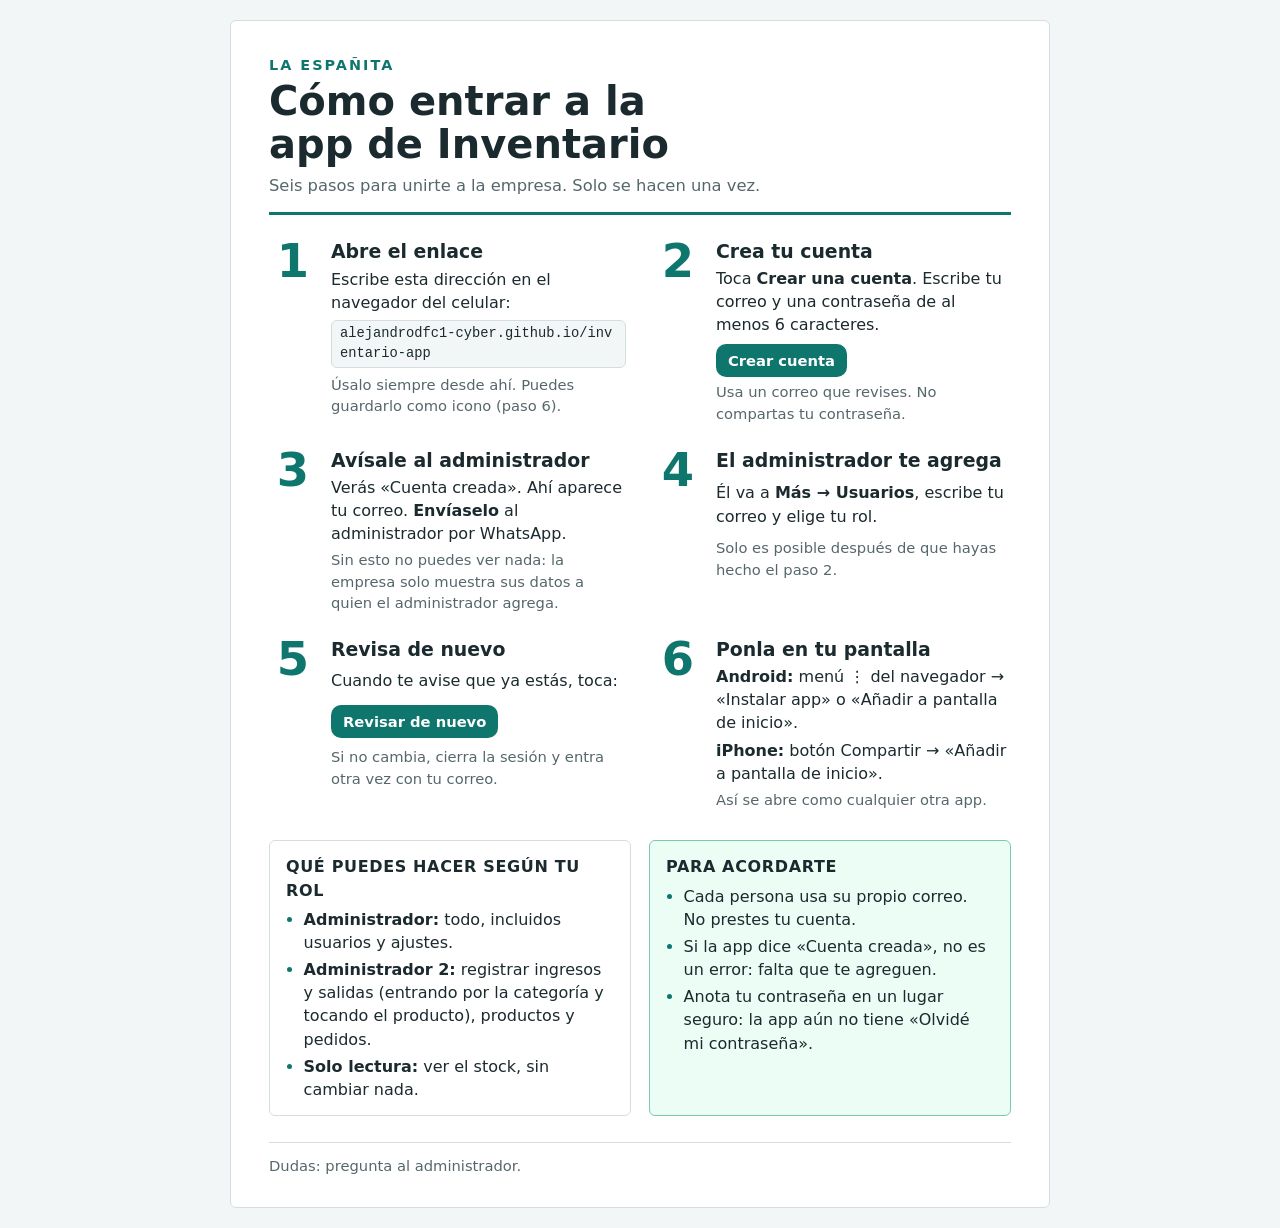
<file: hoja-ingreso.html>
<!doctype html>
<html lang="es">
<head>
<meta charset="utf-8">
<meta name="viewport" content="width=device-width, initial-scale=1">
<meta name="robots" content="noindex">
<title>Hoja para nuevos usuarios</title>
<style>
  /* Una hoja A4 para entregar o pegar: pasos numerados porque unirse a la empresa es una secuencia real.
     Los botones dibujados copian los colores y textos de la app para que se reconozcan al tocarlos. */
  :root {
    --bg: #f3f6f6;
    --hoja: #ffffff;
    --tinta: #1b2a2e;
    --suave: #56676b;
    --linea: #d5dedf;
    --acento: #0f766e;
    --rojo: #dc2626;
    --verde: #16a34a;
    --aviso-bg: #ecfdf5;
    --aviso-borde: #7cc9b0;
    --fuente: system-ui, -apple-system, "Segoe UI", Roboto, Arial, sans-serif;
  }
  @media (prefers-color-scheme: dark) {
    :root:not([data-theme="light"]) {
      --bg: #101a1c; --hoja: #17252a; --tinta: #eaf2f2; --suave: #9db1b4; --linea: #2d4247;
      --acento: #2dd4bf; --aviso-bg: #12302c; --aviso-borde: #2f7f72; color-scheme: dark;
    }
  }
  :root[data-theme="dark"] {
    --bg: #101a1c; --hoja: #17252a; --tinta: #eaf2f2; --suave: #9db1b4; --linea: #2d4247;
    --acento: #2dd4bf; --aviso-bg: #12302c; --aviso-borde: #2f7f72; color-scheme: dark;
  }
  * { box-sizing: border-box; }
  body {
    background: var(--bg); color: var(--tinta); font-family: var(--fuente); font-size: 16px; line-height: 1.45; margin: 0;
    padding-block: 20px;
    padding-left: max(16px, env(safe-area-inset-left, 0px));
    padding-right: max(16px, env(safe-area-inset-right, 0px));
  }
  .hoja {
    max-width: 820px; margin: 0 auto; background: var(--hoja); border: 1px solid var(--linea); border-radius: 6px;
    padding: 34px 38px 30px; display: flex; flex-direction: column; gap: 26px;
  }
  header { display: flex; flex-direction: column; gap: 4px; border-bottom: 3px solid var(--acento); padding-bottom: 14px; }
  .local { font-weight: 700; letter-spacing: .14em; text-transform: uppercase; color: var(--acento); font-size: .9rem; }
  h1 { font-weight: 800; font-size: clamp(1.7rem, 6vw, 2.5rem); line-height: 1.08; margin: 0; text-wrap: balance; }
  .sub { color: var(--suave); margin: 4px 0 0; font-size: 1.02rem; }

  .pasos { display: grid; grid-template-columns: repeat(2, minmax(0, 1fr)); gap: 22px 28px; margin: 0; padding: 0; list-style: none; }
  .paso { display: grid; grid-template-columns: 48px minmax(0, 1fr); gap: 0 14px; align-items: start; }
  .num { font-weight: 800; font-size: 2.9rem; line-height: .9; color: var(--acento); grid-row: 1 / span 8; text-align: center; }
  .paso > :not(.num) { grid-column: 2; }
  .paso h2 { font-weight: 800; font-size: 1.18rem; line-height: 1.15; margin: 0 0 4px; text-wrap: balance; }
  .paso p { margin: 0 0 4px; }
  .paso .muted { color: var(--suave); font-size: .92rem; }
  .btn {
    display: inline-block; font-weight: 700; font-size: .92rem; color: #fff; background: var(--acento);
    border-radius: 10px; padding: 6px 12px; white-space: nowrap; margin-top: 4px;
  }
  .btn.gris { background: #64748b; }
  .url { display: inline-block; font-family: ui-monospace, Consolas, monospace; font-size: .86rem; background: var(--bg); border: 1px solid var(--linea); border-radius: 6px; padding: 3px 8px; word-break: break-all; }
  .campo { display: inline-block; border: 1px solid var(--linea); background: var(--bg); border-radius: 6px; padding: 3px 10px; font-size: .9rem; color: var(--suave); }

  .recuadros { display: grid; grid-template-columns: repeat(2, minmax(0, 1fr)); gap: 18px; }
  .caja { border: 1px solid var(--linea); border-radius: 6px; padding: 14px 16px; display: flex; flex-direction: column; gap: 6px; }
  .caja.aviso { background: var(--aviso-bg); border-color: var(--aviso-borde); }
  .caja h3 { font-weight: 800; font-size: 1rem; letter-spacing: .04em; text-transform: uppercase; margin: 0; }
  .caja ul { margin: 0; padding-left: 1.1em; display: flex; flex-direction: column; gap: 4px; }
  .caja li::marker { color: var(--acento); }
  footer { display: flex; justify-content: space-between; gap: 12px; flex-wrap: wrap; color: var(--suave); font-size: .92rem; border-top: 1px solid var(--linea); padding-top: 12px; }

  @media (max-width: 640px) {
    .hoja { padding: 22px 18px 20px; gap: 22px; }
    .pasos, .recuadros { grid-template-columns: minmax(0, 1fr); }
  }
  @media print {
    @page { size: A4; margin: 10mm; }
    :root { --bg: #fff; --hoja: #fff; }
    body { padding: 0; font-size: 14.5px; }
    .hoja { border: none; max-width: none; padding: 0; gap: 18px; }
    .pasos { gap: 16px 26px; }
  }
</style>
</head>
<body>
<main class="hoja">
  <header>
    <span class="local">La Españita</span>
    <h1>Cómo entrar a la app de Inventario</h1>
    <p class="sub">Seis pasos para unirte a la empresa. Solo se hacen una vez.</p>
  </header>

  <ol class="pasos">
    <li class="paso">
      <span class="num">1</span>
      <h2>Abre el enlace</h2>
      <p>Escribe esta dirección en el navegador del celular:</p>
      <p><span class="url">alejandrodfc1-cyber.github.io/inventario-app</span></p>
      <p class="muted">Úsalo siempre desde ahí. Puedes guardarlo como icono (paso 6).</p>
    </li>
    <li class="paso">
      <span class="num">2</span>
      <h2>Crea tu cuenta</h2>
      <p>Toca <b>Crear una cuenta</b>. Escribe tu correo y una contraseña de al menos 6 caracteres.</p>
      <p><span class="btn">Crear cuenta</span></p>
      <p class="muted">Usa un correo que revises. No compartas tu contraseña.</p>
    </li>
    <li class="paso">
      <span class="num">3</span>
      <h2>Avísale al administrador</h2>
      <p>Verás «Cuenta creada». Ahí aparece tu correo. <b>Envíaselo</b> al administrador por WhatsApp.</p>
      <p class="muted">Sin esto no puedes ver nada: la empresa solo muestra sus datos a quien el administrador agrega.</p>
    </li>
    <li class="paso">
      <span class="num">4</span>
      <h2>El administrador te agrega</h2>
      <p>Él va a <b>Más → Usuarios</b>, escribe tu correo y elige tu rol.</p>
      <p class="muted">Solo es posible después de que hayas hecho el paso 2.</p>
    </li>
    <li class="paso">
      <span class="num">5</span>
      <h2>Revisa de nuevo</h2>
      <p>Cuando te avise que ya estás, toca:</p>
      <p><span class="btn">Revisar de nuevo</span></p>
      <p class="muted">Si no cambia, cierra la sesión y entra otra vez con tu correo.</p>
    </li>
    <li class="paso">
      <span class="num">6</span>
      <h2>Ponla en tu pantalla</h2>
      <p><b>Android:</b> menú ⋮ del navegador → «Instalar app» o «Añadir a pantalla de inicio».</p>
      <p><b>iPhone:</b> botón Compartir → «Añadir a pantalla de inicio».</p>
      <p class="muted">Así se abre como cualquier otra app.</p>
    </li>
  </ol>

  <div class="recuadros">
    <section class="caja">
      <h3>Qué puedes hacer según tu rol</h3>
      <ul>
        <li><b>Administrador:</b> todo, incluidos usuarios y ajustes.</li>
        <li><b>Administrador 2:</b> registrar ingresos y salidas (entrando por la categoría y tocando el producto), productos y pedidos.</li>
        <li><b>Solo lectura:</b> ver el stock, sin cambiar nada.</li>
      </ul>
    </section>
    <section class="caja aviso">
      <h3>Para acordarte</h3>
      <ul>
        <li>Cada persona usa su propio correo. No prestes tu cuenta.</li>
        <li>Si la app dice «Cuenta creada», no es un error: falta que te agreguen.</li>
        <li>Anota tu contraseña en un lugar seguro: la app aún no tiene «Olvidé mi contraseña».</li>
      </ul>
    </section>
  </div>

  <footer>
    <span>Dudas: pregunta al administrador.</span>
  </footer>
</main>
</body>
</html>
</file>
